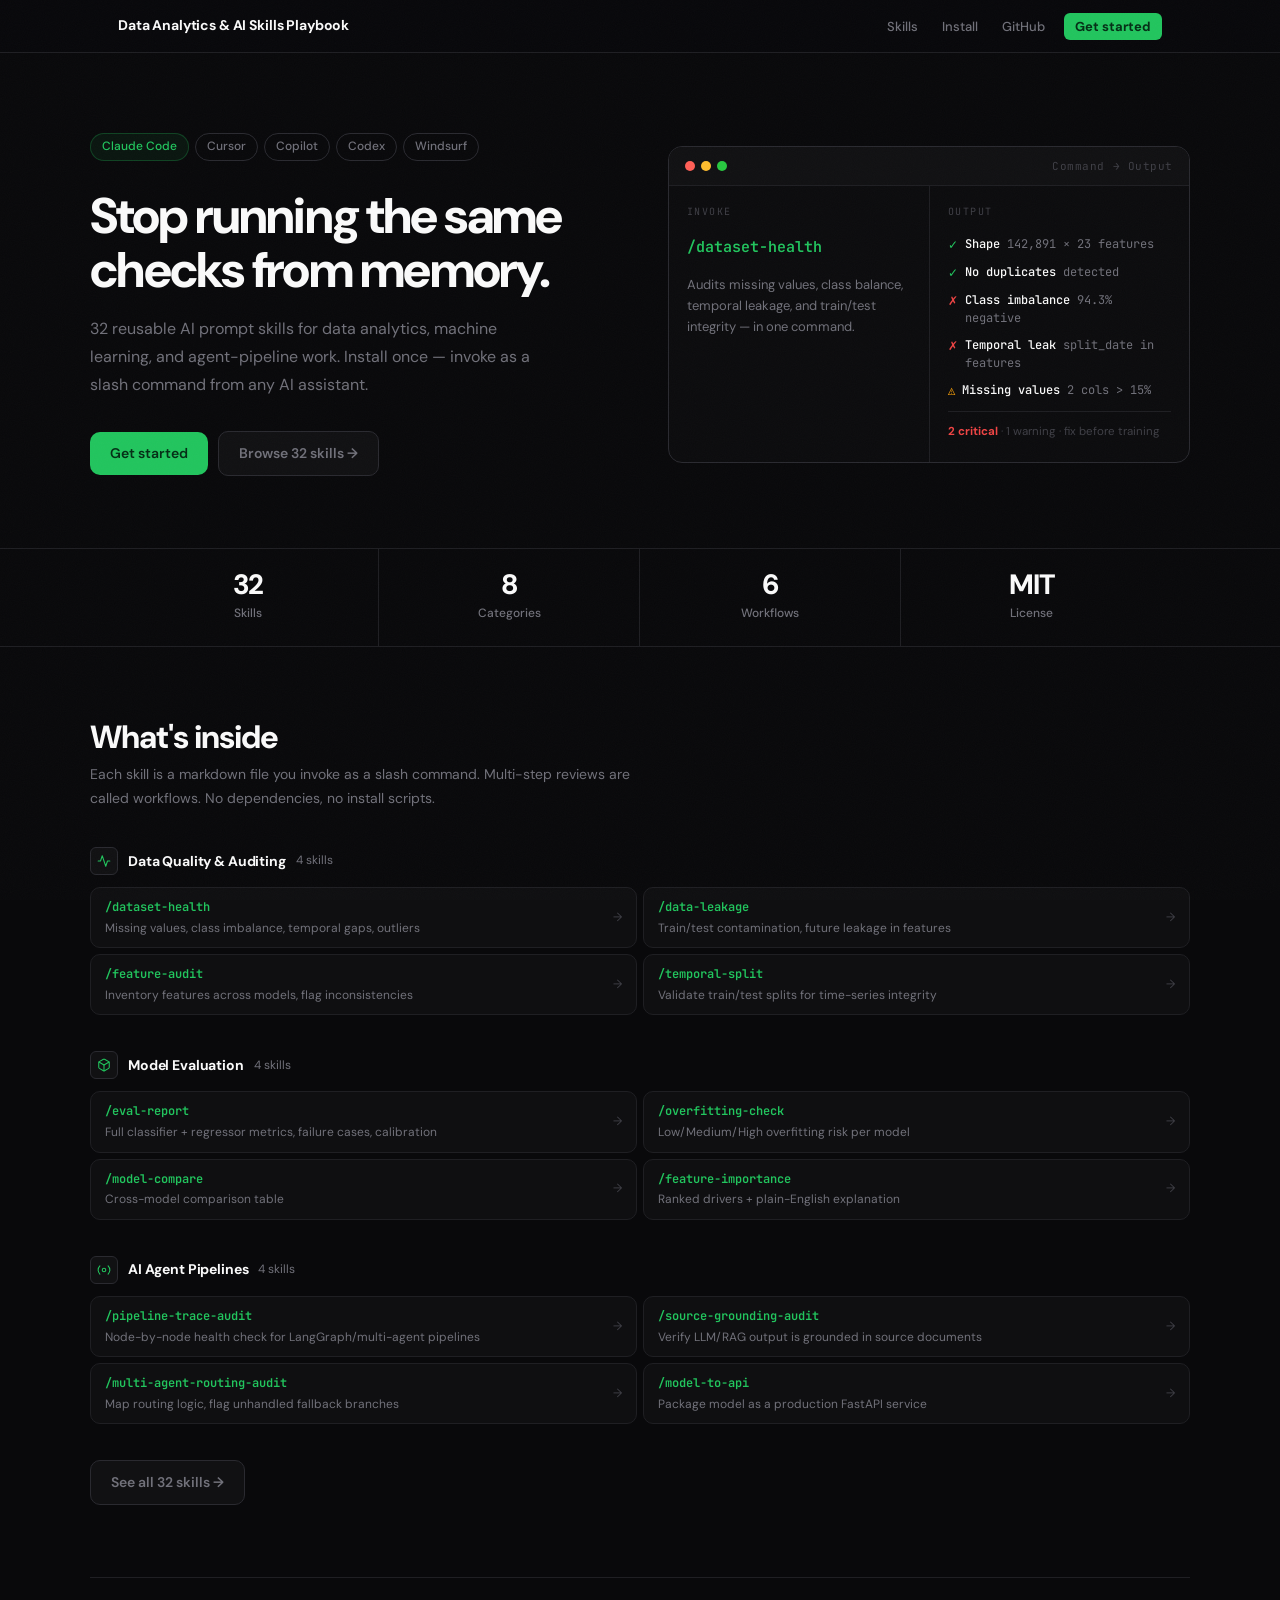
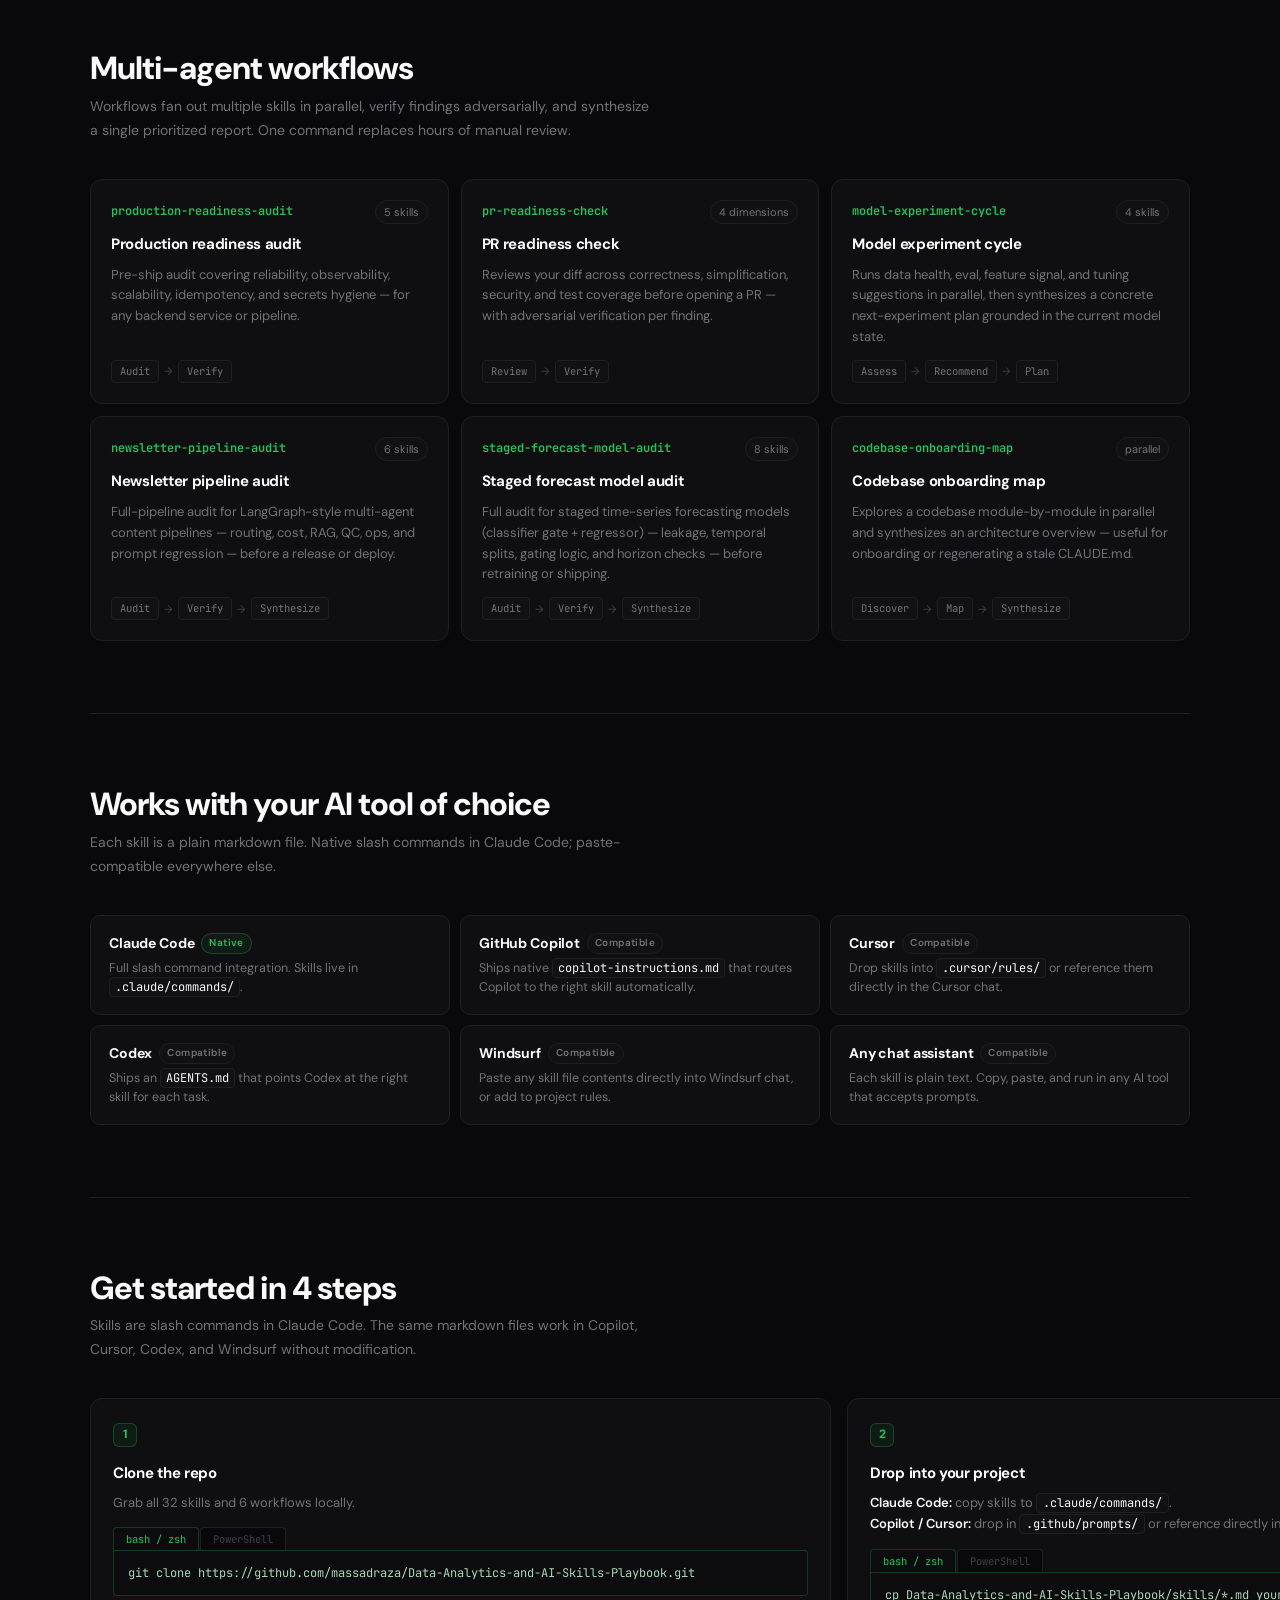
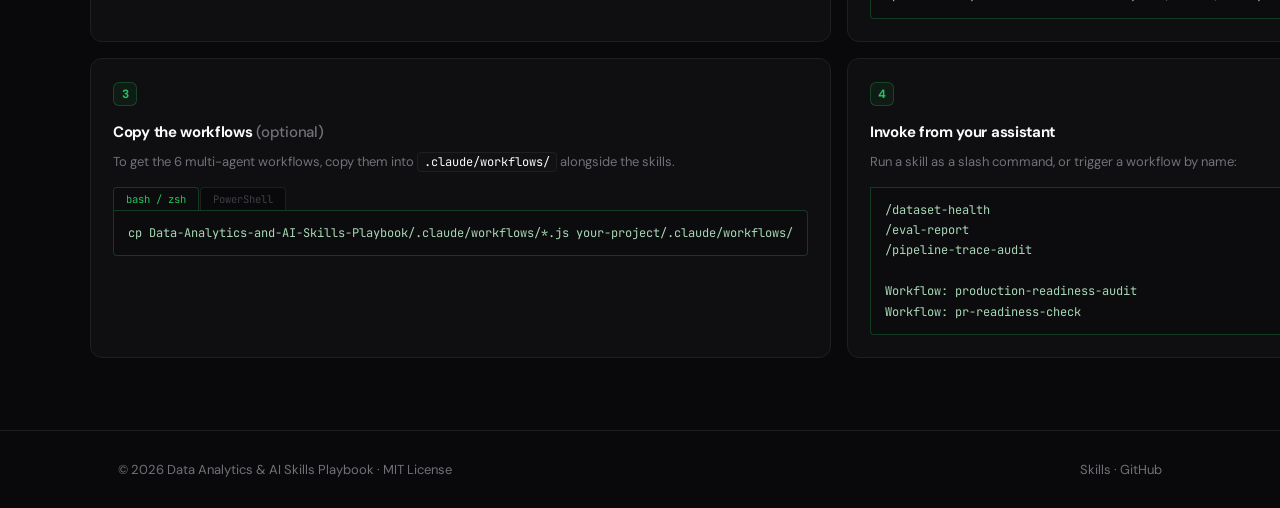
<file: index.html>
<!doctype html>
<html lang="en">
<head>
  <meta charset="utf-8" />
  <meta name="viewport" content="width=device-width, initial-scale=1" />
  <title>Data Analytics &amp; AI Skills Playbook</title>
  <meta name="description" content="32 reusable AI prompt skills for data analytics, machine learning, and agent-pipeline work. One command replaces hours of manual review. Works in Claude Code, Copilot, Cursor, Codex, and more." />
  <meta property="og:title" content="Data Analytics &amp; AI Skills Playbook" />
  <meta property="og:description" content="32 AI prompt skills for data analytics, ML, and agent pipelines. Install once, invoke from any AI assistant." />
  <meta property="og:type" content="website" />
  <meta property="og:url" content="https://massadraza.github.io/Data-Analytics-and-AI-Skills-Playbook/" />
  <meta name="twitter:card" content="summary_large_image" />
  <link rel="preconnect" href="https://fonts.googleapis.com" />
  <link rel="preconnect" href="https://fonts.gstatic.com" crossorigin />
  <link rel="stylesheet" href="assets/styles.css" />
</head>
<body>

<a href="#main" class="skip-link">Skip to main content</a>

<header class="site">
  <div class="container nav">
    <a class="brand" href="index.html">Data Analytics &amp; AI Skills Playbook</a>
    <nav aria-label="Site navigation">
      <ul class="nav-links">
        <li><a href="skills.html">Skills</a></li>
        <li><a href="#install">Install</a></li>
        <li><a href="https://github.com/massadraza/Data-Analytics-and-AI-Skills-Playbook" target="_blank" rel="noopener">GitHub</a></li>
        <li><a href="#install" class="nav-cta">Get started</a></li>
      </ul>
    </nav>
  </div>
</header>

<main id="main">

<!-- ── Hero ── -->
<section class="hero container" aria-label="Introduction">
  <div class="hero-left">
    <div class="tool-strip" aria-label="Compatible tools">
      <span class="tool-pill primary">Claude Code</span>
      <span class="tool-pill">Cursor</span>
      <span class="tool-pill">Copilot</span>
      <span class="tool-pill">Codex</span>
      <span class="tool-pill">Windsurf</span>
    </div>
    <h1>Stop running the same checks from memory.</h1>
    <p class="hero-lead">
      32 reusable AI prompt skills for data analytics, machine learning,
      and agent-pipeline work. Install once — invoke as a slash command
      from any AI assistant.
    </p>
    <div class="cta-row">
      <a class="btn btn-primary" href="#install">Get started</a>
      <a class="btn btn-secondary" href="skills.html">Browse 32 skills →</a>
    </div>
  </div>

  <div class="hero-right" aria-hidden="true">
    <div class="split-pane">
      <div class="pane-bar">
        <div class="pane-dots">
          <span class="pane-dot r"></span>
          <span class="pane-dot y"></span>
          <span class="pane-dot g"></span>
        </div>
        <span class="pane-title">Command → Output</span>
      </div>
      <div class="pane-body">
        <div class="pane-in">
          <p class="pane-label">Invoke</p>
          <p class="pane-cmd">/dataset-health</p>
          <p class="pane-desc">Audits missing values, class balance, temporal leakage, and train/test integrity — in one command.</p>
        </div>
        <div class="pane-out">
          <p class="pane-label">Output</p>
          <div class="result-row">
            <i class="result-icon ok" aria-hidden="true">✓</i>
            <span class="result-text"><strong>Shape</strong> 142,891 × 23 features</span>
          </div>
          <div class="result-row">
            <i class="result-icon ok" aria-hidden="true">✓</i>
            <span class="result-text"><strong>No duplicates</strong> detected</span>
          </div>
          <div class="result-row">
            <i class="result-icon fail" aria-hidden="true">✗</i>
            <span class="result-text"><strong>Class imbalance</strong> 94.3% negative</span>
          </div>
          <div class="result-row">
            <i class="result-icon fail" aria-hidden="true">✗</i>
            <span class="result-text"><strong>Temporal leak</strong> split_date in features</span>
          </div>
          <div class="result-row">
            <i class="result-icon warn" aria-hidden="true">⚠</i>
            <span class="result-text"><strong>Missing values</strong> 2 cols &gt; 15%</span>
          </div>
          <hr class="result-hr" />
          <p class="result-summary"><b>2 critical</b> · 1 warning · fix before training</p>
        </div>
      </div>
    </div>
  </div>
</section>

<!-- ── Stats ── -->
<div class="stats-strip" aria-label="Library statistics">
  <div class="container stats-inner">
    <div class="stat-cell">
      <div class="stat-num">32</div>
      <div class="stat-lbl">Skills</div>
    </div>
    <div class="stat-cell">
      <div class="stat-num">8</div>
      <div class="stat-lbl">Categories</div>
    </div>
    <div class="stat-cell">
      <div class="stat-num">6</div>
      <div class="stat-lbl">Workflows</div>
    </div>
    <div class="stat-cell">
      <div class="stat-num">MIT</div>
      <div class="stat-lbl">License</div>
    </div>
  </div>
</div>

<!-- ── What's inside ── -->
<section class="section container" aria-labelledby="inside-heading">
  <h2 id="inside-heading">What's inside</h2>
  <p class="section-sub">
    Each skill is a markdown file you invoke as a slash command. Multi-step
    reviews are called workflows. No dependencies, no install scripts.
  </p>

  <div class="cat-group">
    <div class="cat-header">
      <span class="cat-icon" aria-hidden="true">
        <svg viewBox="0 0 24 24"><polyline points="22 12 18 12 15 21 9 3 6 12 2 12"/></svg>
      </span>
      <span class="cat-name">Data Quality &amp; Auditing</span>
      <span class="cat-count">4 skills</span>
    </div>
    <div class="skill-rows">
      <a href="skills.html" class="skill-row">
        <div class="skill-row-left">
          <div class="skill-cmd">/dataset-health</div>
          <div class="skill-desc">Missing values, class imbalance, temporal gaps, outliers</div>
        </div>
        <span class="skill-arrow" aria-hidden="true">→</span>
      </a>
      <a href="skills.html" class="skill-row">
        <div class="skill-row-left">
          <div class="skill-cmd">/data-leakage</div>
          <div class="skill-desc">Train/test contamination, future leakage in features</div>
        </div>
        <span class="skill-arrow" aria-hidden="true">→</span>
      </a>
      <a href="skills.html" class="skill-row">
        <div class="skill-row-left">
          <div class="skill-cmd">/feature-audit</div>
          <div class="skill-desc">Inventory features across models, flag inconsistencies</div>
        </div>
        <span class="skill-arrow" aria-hidden="true">→</span>
      </a>
      <a href="skills.html" class="skill-row">
        <div class="skill-row-left">
          <div class="skill-cmd">/temporal-split</div>
          <div class="skill-desc">Validate train/test splits for time-series integrity</div>
        </div>
        <span class="skill-arrow" aria-hidden="true">→</span>
      </a>
    </div>
  </div>

  <div class="cat-group">
    <div class="cat-header">
      <span class="cat-icon" aria-hidden="true">
        <svg viewBox="0 0 24 24"><path d="M21 16V8a2 2 0 0 0-1-1.73l-7-4a2 2 0 0 0-2 0l-7 4A2 2 0 0 0 3 8v8a2 2 0 0 0 1 1.73l7 4a2 2 0 0 0 2 0l7-4A2 2 0 0 0 21 16z"/><polyline points="3.27 6.96 12 12.01 20.73 6.96"/><line x1="12" y1="22.08" x2="12" y2="12"/></svg>
      </span>
      <span class="cat-name">Model Evaluation</span>
      <span class="cat-count">4 skills</span>
    </div>
    <div class="skill-rows">
      <a href="skills.html" class="skill-row">
        <div class="skill-row-left">
          <div class="skill-cmd">/eval-report</div>
          <div class="skill-desc">Full classifier + regressor metrics, failure cases, calibration</div>
        </div>
        <span class="skill-arrow" aria-hidden="true">→</span>
      </a>
      <a href="skills.html" class="skill-row">
        <div class="skill-row-left">
          <div class="skill-cmd">/overfitting-check</div>
          <div class="skill-desc">Low/Medium/High overfitting risk per model</div>
        </div>
        <span class="skill-arrow" aria-hidden="true">→</span>
      </a>
      <a href="skills.html" class="skill-row">
        <div class="skill-row-left">
          <div class="skill-cmd">/model-compare</div>
          <div class="skill-desc">Cross-model comparison table</div>
        </div>
        <span class="skill-arrow" aria-hidden="true">→</span>
      </a>
      <a href="skills.html" class="skill-row">
        <div class="skill-row-left">
          <div class="skill-cmd">/feature-importance</div>
          <div class="skill-desc">Ranked drivers + plain-English explanation</div>
        </div>
        <span class="skill-arrow" aria-hidden="true">→</span>
      </a>
    </div>
  </div>

  <div class="cat-group">
    <div class="cat-header">
      <span class="cat-icon" aria-hidden="true">
        <svg viewBox="0 0 24 24"><circle cx="12" cy="12" r="3"/><path d="M19.07 4.93a10 10 0 0 1 0 14.14"/><path d="M4.93 4.93a10 10 0 0 0 0 14.14"/></svg>
      </span>
      <span class="cat-name">AI Agent Pipelines</span>
      <span class="cat-count">4 skills</span>
    </div>
    <div class="skill-rows">
      <a href="skills.html" class="skill-row">
        <div class="skill-row-left">
          <div class="skill-cmd">/pipeline-trace-audit</div>
          <div class="skill-desc">Node-by-node health check for LangGraph/multi-agent pipelines</div>
        </div>
        <span class="skill-arrow" aria-hidden="true">→</span>
      </a>
      <a href="skills.html" class="skill-row">
        <div class="skill-row-left">
          <div class="skill-cmd">/source-grounding-audit</div>
          <div class="skill-desc">Verify LLM/RAG output is grounded in source documents</div>
        </div>
        <span class="skill-arrow" aria-hidden="true">→</span>
      </a>
      <a href="skills.html" class="skill-row">
        <div class="skill-row-left">
          <div class="skill-cmd">/multi-agent-routing-audit</div>
          <div class="skill-desc">Map routing logic, flag unhandled fallback branches</div>
        </div>
        <span class="skill-arrow" aria-hidden="true">→</span>
      </a>
      <a href="skills.html" class="skill-row">
        <div class="skill-row-left">
          <div class="skill-cmd">/model-to-api</div>
          <div class="skill-desc">Package model as a production FastAPI service</div>
        </div>
        <span class="skill-arrow" aria-hidden="true">→</span>
      </a>
    </div>
  </div>

  <div style="margin-top: 24px;">
    <a class="btn btn-secondary" href="skills.html">See all 32 skills →</a>
  </div>
</section>

<!-- ── Workflows ── -->
<section class="section container" aria-labelledby="workflows-heading" style="border-top: 1px solid var(--border);">
  <h2 id="workflows-heading">Multi-agent workflows</h2>
  <p class="section-sub">
    Workflows fan out multiple skills in parallel, verify findings adversarially,
    and synthesize a single prioritized report. One command replaces hours of manual review.
  </p>
  <div class="workflow-grid">

    <div class="workflow-card">
      <div class="workflow-head">
        <span class="workflow-cmd">production-readiness-audit</span>
        <span class="workflow-tag">5 skills</span>
      </div>
      <h3>Production readiness audit</h3>
      <p>Pre-ship audit covering reliability, observability, scalability, idempotency, and secrets hygiene — for any backend service or pipeline.</p>
      <div class="workflow-phases">
        <span class="phase-pill">Audit</span>
        <span class="phase-arrow">→</span>
        <span class="phase-pill">Verify</span>
      </div>
    </div>

    <div class="workflow-card">
      <div class="workflow-head">
        <span class="workflow-cmd">pr-readiness-check</span>
        <span class="workflow-tag">4 dimensions</span>
      </div>
      <h3>PR readiness check</h3>
      <p>Reviews your diff across correctness, simplification, security, and test coverage before opening a PR — with adversarial verification per finding.</p>
      <div class="workflow-phases">
        <span class="phase-pill">Review</span>
        <span class="phase-arrow">→</span>
        <span class="phase-pill">Verify</span>
      </div>
    </div>

    <div class="workflow-card">
      <div class="workflow-head">
        <span class="workflow-cmd">model-experiment-cycle</span>
        <span class="workflow-tag">4 skills</span>
      </div>
      <h3>Model experiment cycle</h3>
      <p>Runs data health, eval, feature signal, and tuning suggestions in parallel, then synthesizes a concrete next-experiment plan grounded in the current model state.</p>
      <div class="workflow-phases">
        <span class="phase-pill">Assess</span>
        <span class="phase-arrow">→</span>
        <span class="phase-pill">Recommend</span>
        <span class="phase-arrow">→</span>
        <span class="phase-pill">Plan</span>
      </div>
    </div>

    <div class="workflow-card">
      <div class="workflow-head">
        <span class="workflow-cmd">newsletter-pipeline-audit</span>
        <span class="workflow-tag">6 skills</span>
      </div>
      <h3>Newsletter pipeline audit</h3>
      <p>Full-pipeline audit for LangGraph-style multi-agent content pipelines — routing, cost, RAG, QC, ops, and prompt regression — before a release or deploy.</p>
      <div class="workflow-phases">
        <span class="phase-pill">Audit</span>
        <span class="phase-arrow">→</span>
        <span class="phase-pill">Verify</span>
        <span class="phase-arrow">→</span>
        <span class="phase-pill">Synthesize</span>
      </div>
    </div>

    <div class="workflow-card">
      <div class="workflow-head">
        <span class="workflow-cmd">staged-forecast-model-audit</span>
        <span class="workflow-tag">8 skills</span>
      </div>
      <h3>Staged forecast model audit</h3>
      <p>Full audit for staged time-series forecasting models (classifier gate + regressor) — leakage, temporal splits, gating logic, and horizon checks — before retraining or shipping.</p>
      <div class="workflow-phases">
        <span class="phase-pill">Audit</span>
        <span class="phase-arrow">→</span>
        <span class="phase-pill">Verify</span>
        <span class="phase-arrow">→</span>
        <span class="phase-pill">Synthesize</span>
      </div>
    </div>

    <div class="workflow-card">
      <div class="workflow-head">
        <span class="workflow-cmd">codebase-onboarding-map</span>
        <span class="workflow-tag">parallel</span>
      </div>
      <h3>Codebase onboarding map</h3>
      <p>Explores a codebase module-by-module in parallel and synthesizes an architecture overview — useful for onboarding or regenerating a stale CLAUDE.md.</p>
      <div class="workflow-phases">
        <span class="phase-pill">Discover</span>
        <span class="phase-arrow">→</span>
        <span class="phase-pill">Map</span>
        <span class="phase-arrow">→</span>
        <span class="phase-pill">Synthesize</span>
      </div>
    </div>

  </div>
</section>

<!-- ── Tool compatibility ── -->
<section class="section container" aria-labelledby="tools-heading" style="border-top: 1px solid var(--border);">
  <h2 id="tools-heading">Works with your AI tool of choice</h2>
  <p class="section-sub">
    Each skill is a plain markdown file. Native slash commands in Claude Code;
    paste-compatible everywhere else.
  </p>
  <div class="tool-grid">
    <div class="tool-card">
      <div class="tool-card-name">
        Claude Code
        <span class="tool-badge native">Native</span>
      </div>
      <p class="tool-card-desc">Full slash command integration. Skills live in <code style="font-family:var(--mono);font-size:12px;color:var(--text);background:var(--bg-2);border:1px solid var(--border);border-radius:4px;padding:1px 5px;">.claude/commands/</code>.</p>
    </div>
    <div class="tool-card">
      <div class="tool-card-name">
        GitHub Copilot
        <span class="tool-badge compat">Compatible</span>
      </div>
      <p class="tool-card-desc">Ships native <code style="font-family:var(--mono);font-size:12px;color:var(--text);background:var(--bg-2);border:1px solid var(--border);border-radius:4px;padding:1px 5px;">copilot-instructions.md</code> that routes Copilot to the right skill automatically.</p>
    </div>
    <div class="tool-card">
      <div class="tool-card-name">
        Cursor
        <span class="tool-badge compat">Compatible</span>
      </div>
      <p class="tool-card-desc">Drop skills into <code style="font-family:var(--mono);font-size:12px;color:var(--text);background:var(--bg-2);border:1px solid var(--border);border-radius:4px;padding:1px 5px;">.cursor/rules/</code> or reference them directly in the Cursor chat.</p>
    </div>
    <div class="tool-card">
      <div class="tool-card-name">
        Codex
        <span class="tool-badge compat">Compatible</span>
      </div>
      <p class="tool-card-desc">Ships an <code style="font-family:var(--mono);font-size:12px;color:var(--text);background:var(--bg-2);border:1px solid var(--border);border-radius:4px;padding:1px 5px;">AGENTS.md</code> that points Codex at the right skill for each task.</p>
    </div>
    <div class="tool-card">
      <div class="tool-card-name">
        Windsurf
        <span class="tool-badge compat">Compatible</span>
      </div>
      <p class="tool-card-desc">Paste any skill file contents directly into Windsurf chat, or add to project rules.</p>
    </div>
    <div class="tool-card">
      <div class="tool-card-name">
        Any chat assistant
        <span class="tool-badge compat">Compatible</span>
      </div>
      <p class="tool-card-desc">Each skill is plain text. Copy, paste, and run in any AI tool that accepts prompts.</p>
    </div>
  </div>
</section>

<!-- ── Install ── -->
<section class="section container" id="install" aria-labelledby="install-heading" style="border-top: 1px solid var(--border);">
  <h2 id="install-heading">Get started in 4 steps</h2>
  <p class="section-sub">
    Skills are slash commands in Claude Code. The same markdown files work
    in Copilot, Cursor, Codex, and Windsurf without modification.
  </p>

  <div class="steps-grid" style="grid-template-columns: repeat(2, 1fr);">
    <div class="step-card">
      <div class="step-num" aria-hidden="true">1</div>
      <h3>Clone the repo</h3>
      <p>Grab all 32 skills and 6 workflows locally.</p>
      <div class="os-tabs" role="tablist" aria-label="Shell">
        <button class="os-tab active" role="tab" aria-selected="true"  data-tab="bash-1">bash / zsh</button>
        <button class="os-tab"        role="tab" aria-selected="false" data-tab="ps-1">PowerShell</button>
      </div>
      <pre class="code" id="bash-1" role="tabpanel">git clone https://github.com/massadraza/Data-Analytics-and-AI-Skills-Playbook.git</pre>
      <pre class="code" id="ps-1"   role="tabpanel" hidden>git clone https://github.com/massadraza/Data-Analytics-and-AI-Skills-Playbook.git</pre>
    </div>

    <div class="step-card">
      <div class="step-num" aria-hidden="true">2</div>
      <h3>Drop into your project</h3>
      <p>
        <strong style="color:var(--text);font-weight:600;">Claude Code:</strong> copy skills to <code>.claude/commands/</code>.<br/>
        <strong style="color:var(--text);font-weight:600;">Copilot / Cursor:</strong> drop in <code>.github/prompts/</code> or reference directly in chat.
      </p>
      <div class="os-tabs" role="tablist" aria-label="Shell">
        <button class="os-tab active" role="tab" aria-selected="true"  data-tab="bash-2">bash / zsh</button>
        <button class="os-tab"        role="tab" aria-selected="false" data-tab="ps-2">PowerShell</button>
      </div>
      <pre class="code" id="bash-2" role="tabpanel">cp Data-Analytics-and-AI-Skills-Playbook/skills/*.md your-project/.claude/commands/</pre>
      <pre class="code" id="ps-2"   role="tabpanel" hidden>Copy-Item Data-Analytics-and-AI-Skills-Playbook\skills\*.md your-project\.claude\commands\</pre>
    </div>

    <div class="step-card">
      <div class="step-num" aria-hidden="true">3</div>
      <h3>Copy the workflows <span style="color:var(--dim);font-weight:500;">(optional)</span></h3>
      <p>To get the 6 multi-agent workflows, copy them into <code>.claude/workflows/</code> alongside the skills.</p>
      <div class="os-tabs" role="tablist" aria-label="Shell">
        <button class="os-tab active" role="tab" aria-selected="true"  data-tab="bash-3">bash / zsh</button>
        <button class="os-tab"        role="tab" aria-selected="false" data-tab="ps-3">PowerShell</button>
      </div>
      <pre class="code" id="bash-3" role="tabpanel">cp Data-Analytics-and-AI-Skills-Playbook/.claude/workflows/*.js your-project/.claude/workflows/</pre>
      <pre class="code" id="ps-3"   role="tabpanel" hidden>Copy-Item Data-Analytics-and-AI-Skills-Playbook\.claude\workflows\*.js your-project\.claude\workflows\</pre>
    </div>

    <div class="step-card">
      <div class="step-num" aria-hidden="true">4</div>
      <h3>Invoke from your assistant</h3>
      <p>Run a skill as a slash command, or trigger a workflow by name:</p>
      <pre class="code">/dataset-health
/eval-report
/pipeline-trace-audit

Workflow: production-readiness-audit
Workflow: pr-readiness-check</pre>
    </div>
  </div>
</section>

</main>

<footer class="site">
  <div class="container row">
    <div>© 2026 Data Analytics &amp; AI Skills Playbook · MIT License</div>
    <div>
      <a href="skills.html">Skills</a> ·
      <a href="https://github.com/massadraza/Data-Analytics-and-AI-Skills-Playbook" target="_blank" rel="noopener">GitHub</a>
    </div>
  </div>
</footer>

<script>
// OS tab switcher
document.querySelectorAll('.os-tabs').forEach(function(tablist) {
  tablist.querySelectorAll('.os-tab').forEach(function(btn) {
    btn.addEventListener('click', function() {
      var targetId = btn.dataset.tab;
      // deactivate all tabs + panels in this tablist
      tablist.querySelectorAll('.os-tab').forEach(function(t) {
        t.classList.remove('active');
        t.setAttribute('aria-selected', 'false');
      });
      // hide sibling panels — find the step-card parent and hide its pre.code panels
      var card = tablist.closest('.step-card');
      card.querySelectorAll('pre.code[id]').forEach(function(p) { p.hidden = true; });
      // activate clicked tab
      btn.classList.add('active');
      btn.setAttribute('aria-selected', 'true');
      var panel = document.getElementById(targetId);
      if (panel) panel.hidden = false;
    });
  });
});
</script>

</body>
</html>
</file>
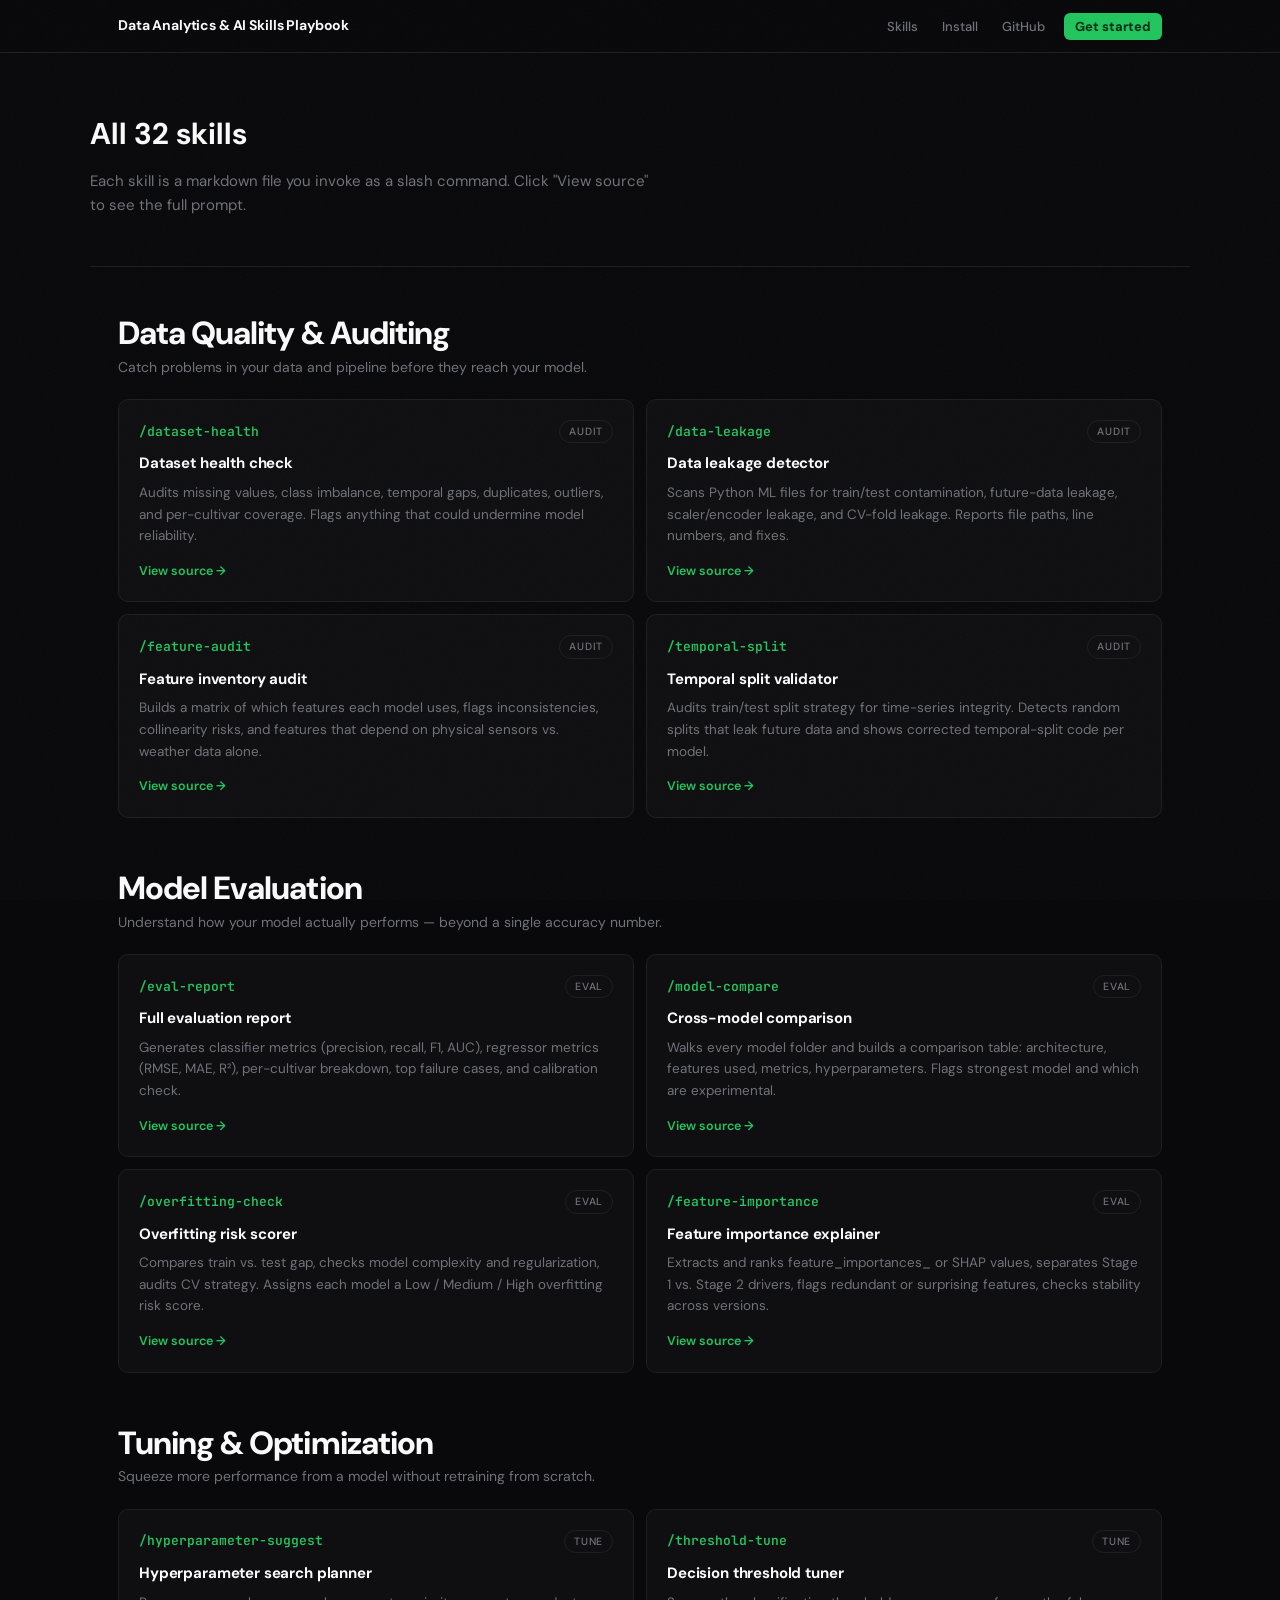
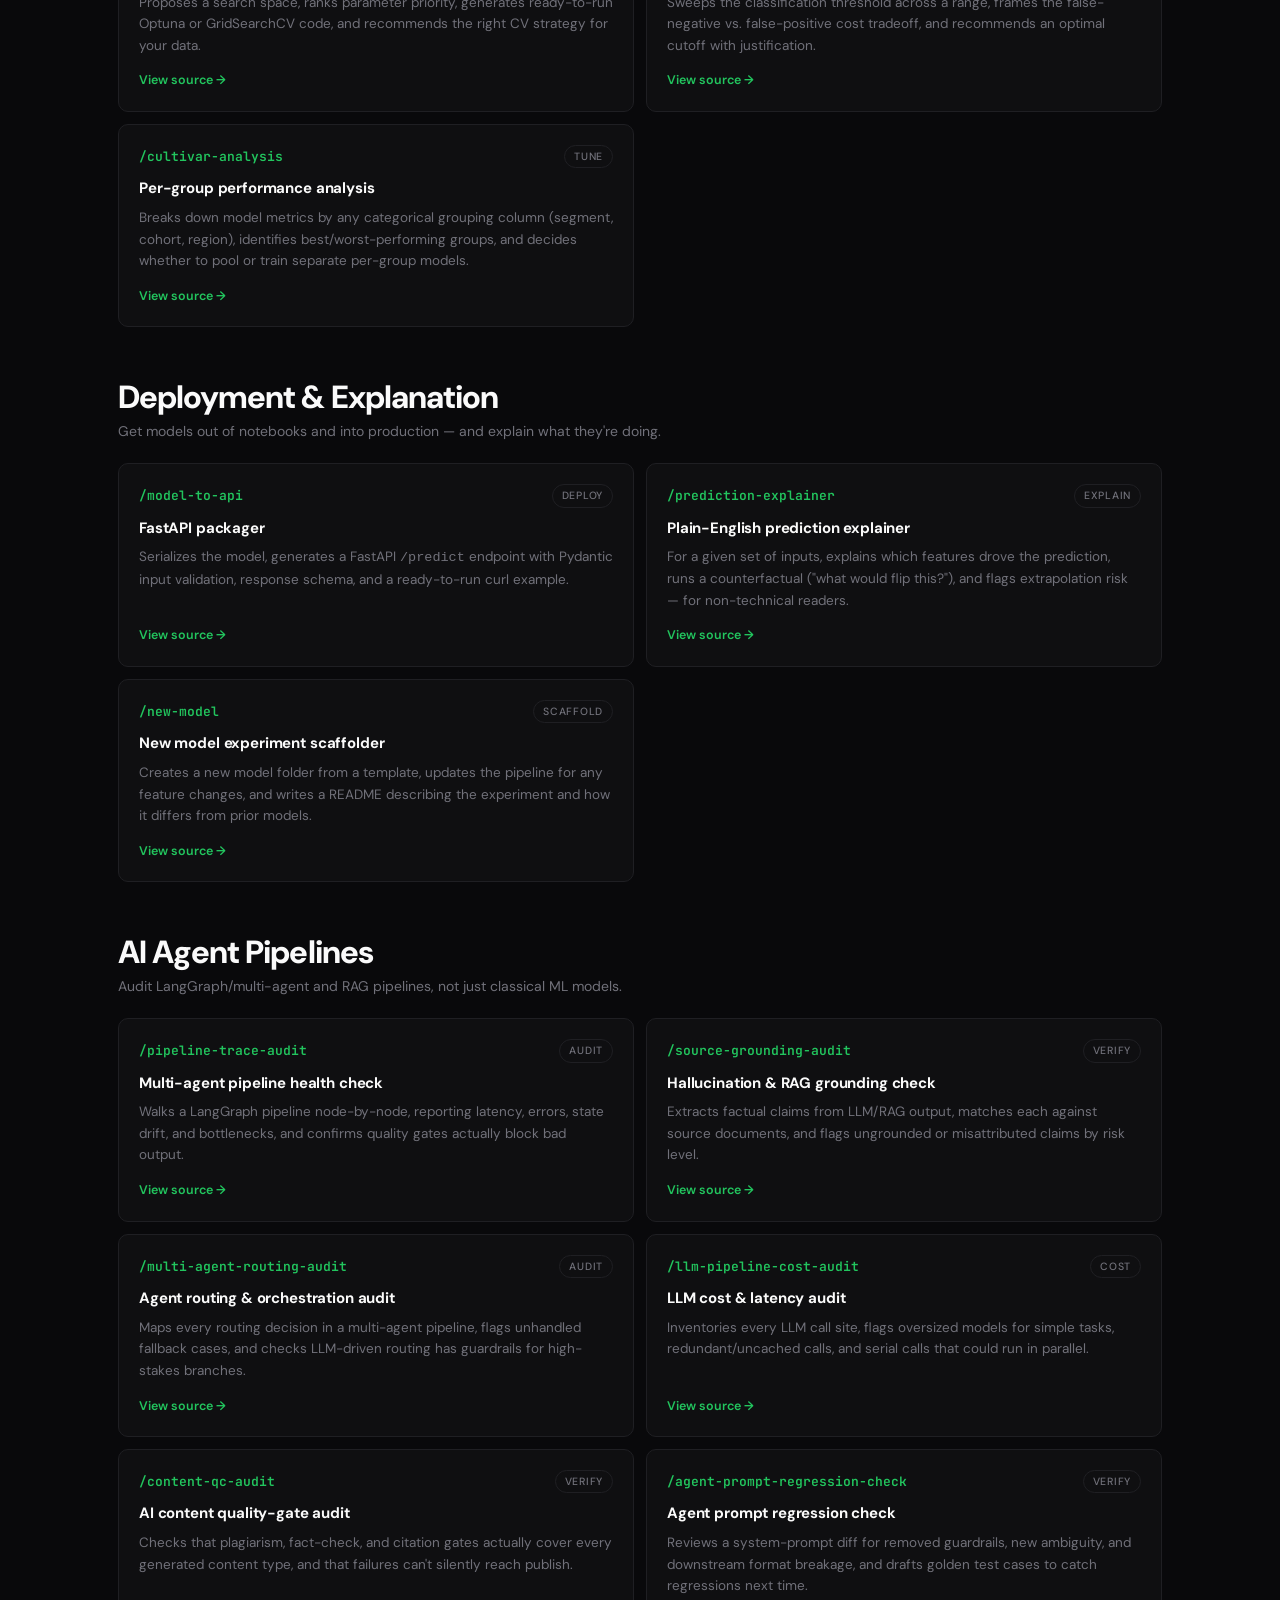
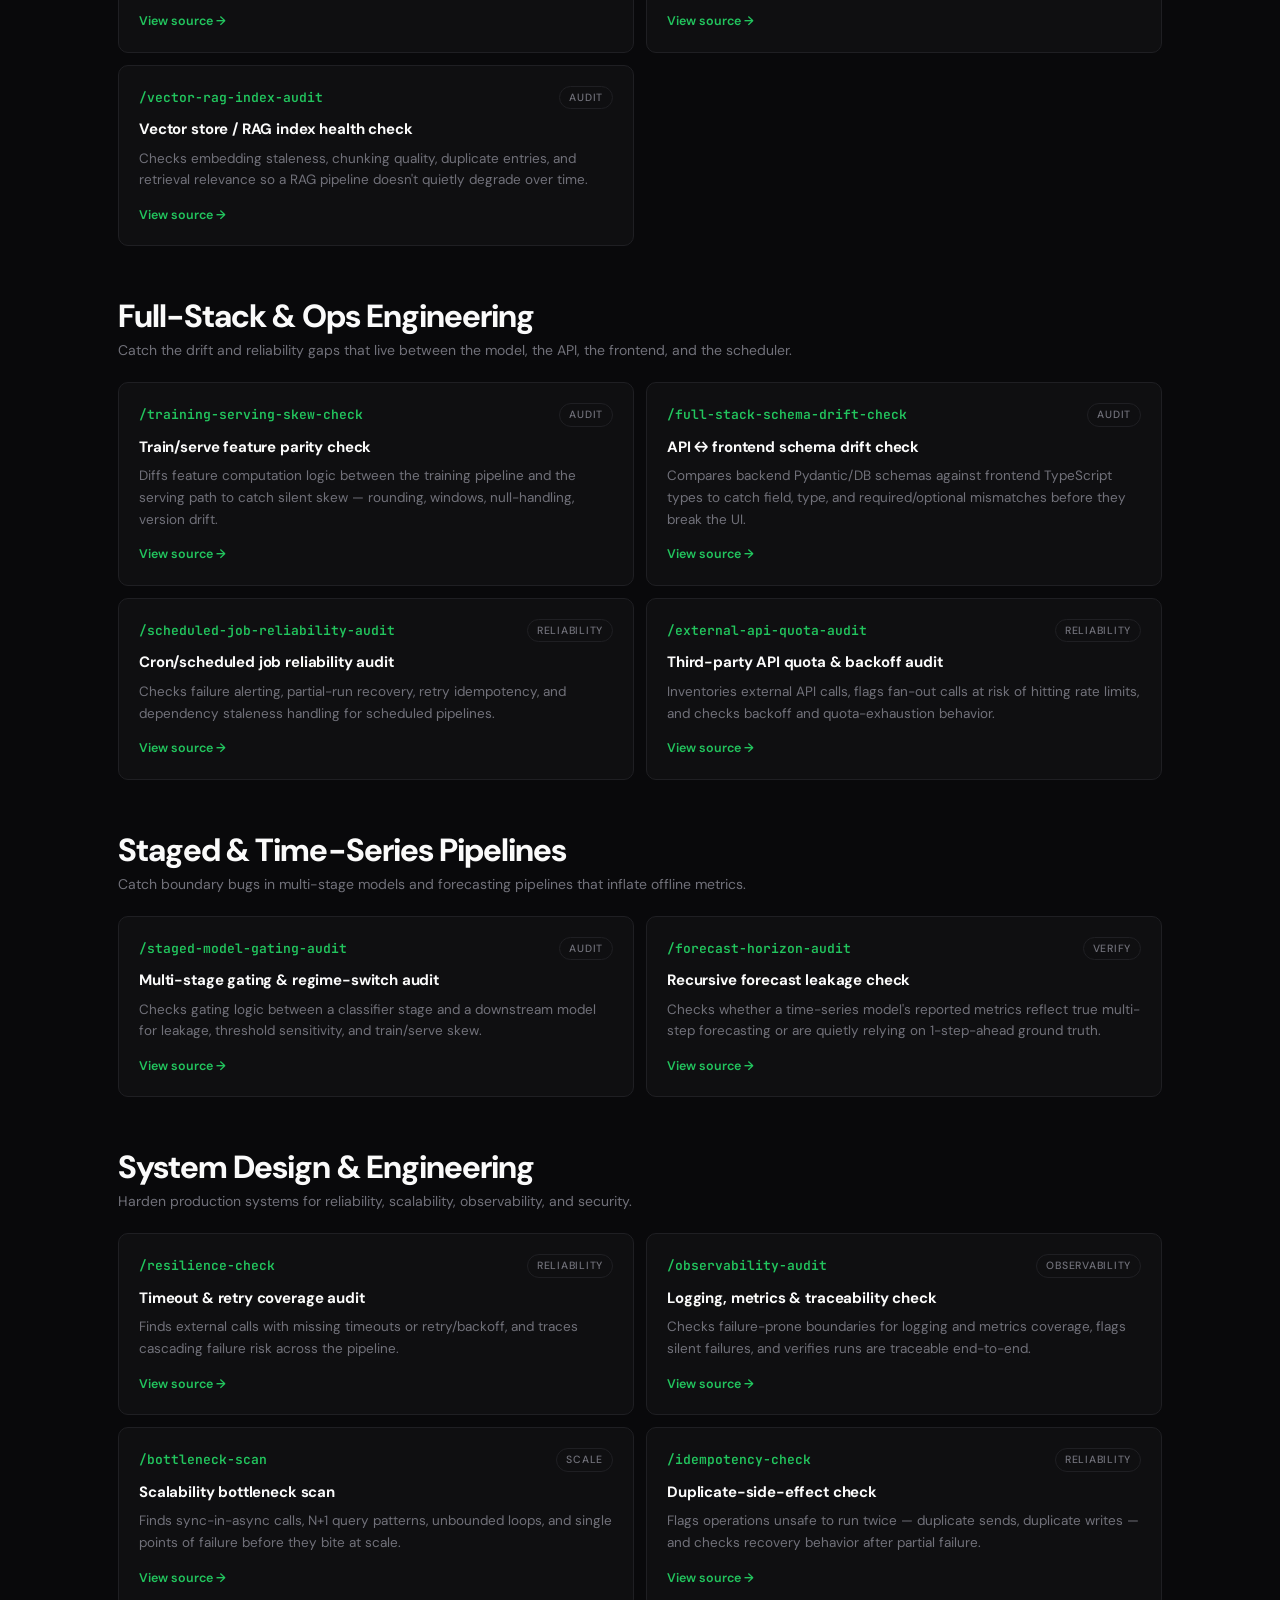
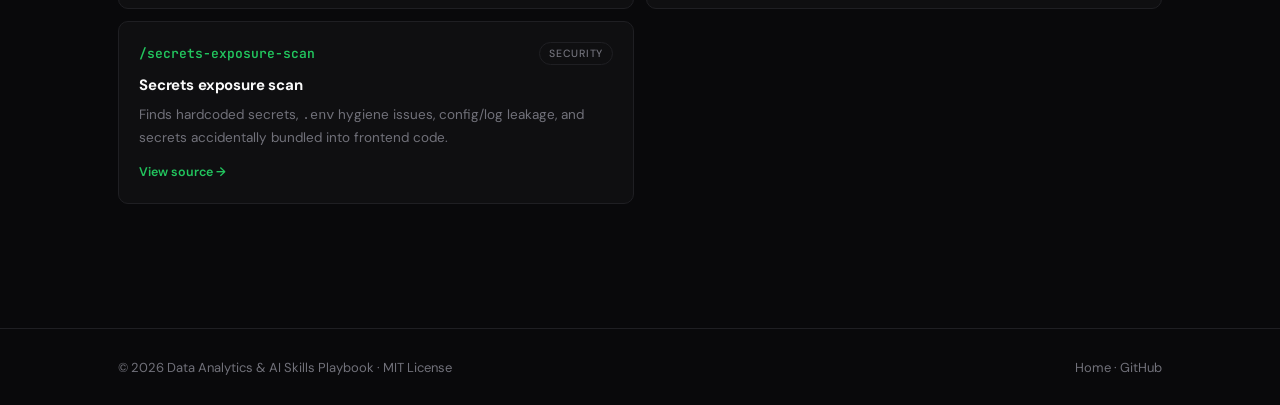
<file: skills.html>
<!doctype html>
<html lang="en">
<head>
  <meta charset="utf-8" />
  <meta name="viewport" content="width=device-width, initial-scale=1" />
  <title>Skills · Data Analytics & AI Skills Playbook</title>
  <meta name="description" content="Browse all 32 skills in the Data Analytics & AI Skills Playbook." />
  <link rel="preconnect" href="https://fonts.googleapis.com" />
  <link rel="preconnect" href="https://fonts.gstatic.com" crossorigin />
  <link rel="stylesheet" href="assets/styles.css" />
</head>
<body>

<a href="#main" class="skip-link">Skip to main content</a>

<header class="site">
  <div class="container nav">
    <a class="brand" href="index.html">Data Analytics &amp; AI Skills Playbook</a>
    <nav aria-label="Site navigation">
      <ul class="nav-links">
        <li><a href="skills.html">Skills</a></li>
        <li><a href="index.html#install">Install</a></li>
        <li><a href="https://github.com/massadraza/Data-Analytics-and-AI-Skills-Playbook" target="_blank" rel="noopener">GitHub</a></li>
        <li><a href="index.html#install" class="nav-cta">Get started</a></li>
      </ul>
    </nav>
  </div>
</header>

<main id="main">

<div class="skills-hero container">
  <h1>All 32 skills</h1>
  <p>Each skill is a markdown file you invoke as a slash command. Click "View source" to see the full prompt.</p>
</div>

<div class="container" style="padding-top: 48px; padding-bottom: 72px;">
    <div>

    <!-- ============ DATA QUALITY & AUDITING ============ -->
    <div class="category">
      <h2>Data Quality &amp; Auditing</h2>
      <p class="cat-sub">Catch problems in your data and pipeline before they reach your model.</p>
      <div class="skill-grid">

        <div class="skill">
          <div class="skill-head">
            <span class="name">/dataset-health</span>
            <span class="pill">Audit</span>
          </div>
          <h3>Dataset health check</h3>
          <p>Audits missing values, class imbalance, temporal gaps, duplicates, outliers, and per-cultivar coverage. Flags anything that could undermine model reliability.</p>
          <a class="view" href="skills/dataset-health.md">View source →</a>
        </div>

        <div class="skill">
          <div class="skill-head">
            <span class="name">/data-leakage</span>
            <span class="pill">Audit</span>
          </div>
          <h3>Data leakage detector</h3>
          <p>Scans Python ML files for train/test contamination, future-data leakage, scaler/encoder leakage, and CV-fold leakage. Reports file paths, line numbers, and fixes.</p>
          <a class="view" href="skills/data-leakage.md">View source →</a>
        </div>

        <div class="skill">
          <div class="skill-head">
            <span class="name">/feature-audit</span>
            <span class="pill">Audit</span>
          </div>
          <h3>Feature inventory audit</h3>
          <p>Builds a matrix of which features each model uses, flags inconsistencies, collinearity risks, and features that depend on physical sensors vs. weather data alone.</p>
          <a class="view" href="skills/feature-audit.md">View source →</a>
        </div>

        <div class="skill">
          <div class="skill-head">
            <span class="name">/temporal-split</span>
            <span class="pill">Audit</span>
          </div>
          <h3>Temporal split validator</h3>
          <p>Audits train/test split strategy for time-series integrity. Detects random splits that leak future data and shows corrected temporal-split code per model.</p>
          <a class="view" href="skills/temporal-split.md">View source →</a>
        </div>

      </div>
    </div>

    <!-- ============ MODEL EVALUATION ============ -->
    <div class="category">
      <h2>Model Evaluation</h2>
      <p class="cat-sub">Understand how your model actually performs — beyond a single accuracy number.</p>
      <div class="skill-grid">

        <div class="skill">
          <div class="skill-head">
            <span class="name">/eval-report</span>
            <span class="pill">Eval</span>
          </div>
          <h3>Full evaluation report</h3>
          <p>Generates classifier metrics (precision, recall, F1, AUC), regressor metrics (RMSE, MAE, R²), per-cultivar breakdown, top failure cases, and calibration check.</p>
          <a class="view" href="skills/eval-report.md">View source →</a>
        </div>

        <div class="skill">
          <div class="skill-head">
            <span class="name">/model-compare</span>
            <span class="pill">Eval</span>
          </div>
          <h3>Cross-model comparison</h3>
          <p>Walks every model folder and builds a comparison table: architecture, features used, metrics, hyperparameters. Flags strongest model and which are experimental.</p>
          <a class="view" href="skills/model-compare.md">View source →</a>
        </div>

        <div class="skill">
          <div class="skill-head">
            <span class="name">/overfitting-check</span>
            <span class="pill">Eval</span>
          </div>
          <h3>Overfitting risk scorer</h3>
          <p>Compares train vs. test gap, checks model complexity and regularization, audits CV strategy. Assigns each model a Low / Medium / High overfitting risk score.</p>
          <a class="view" href="skills/overfitting-check.md">View source →</a>
        </div>

        <div class="skill">
          <div class="skill-head">
            <span class="name">/feature-importance</span>
            <span class="pill">Eval</span>
          </div>
          <h3>Feature importance explainer</h3>
          <p>Extracts and ranks feature_importances_ or SHAP values, separates Stage 1 vs. Stage 2 drivers, flags redundant or surprising features, checks stability across versions.</p>
          <a class="view" href="skills/feature-importance.md">View source →</a>
        </div>

      </div>
    </div>

    <!-- ============ TUNING & OPTIMIZATION ============ -->
    <div class="category">
      <h2>Tuning &amp; Optimization</h2>
      <p class="cat-sub">Squeeze more performance from a model without retraining from scratch.</p>
      <div class="skill-grid">

        <div class="skill">
          <div class="skill-head">
            <span class="name">/hyperparameter-suggest</span>
            <span class="pill">Tune</span>
          </div>
          <h3>Hyperparameter search planner</h3>
          <p>Proposes a search space, ranks parameter priority, generates ready-to-run Optuna or GridSearchCV code, and recommends the right CV strategy for your data.</p>
          <a class="view" href="skills/hyperparameter-suggest.md">View source →</a>
        </div>

        <div class="skill">
          <div class="skill-head">
            <span class="name">/threshold-tune</span>
            <span class="pill">Tune</span>
          </div>
          <h3>Decision threshold tuner</h3>
          <p>Sweeps the classification threshold across a range, frames the false-negative vs. false-positive cost tradeoff, and recommends an optimal cutoff with justification.</p>
          <a class="view" href="skills/threshold-tune.md">View source →</a>
        </div>

        <div class="skill">
          <div class="skill-head">
            <span class="name">/cultivar-analysis</span>
            <span class="pill">Tune</span>
          </div>
          <h3>Per-group performance analysis</h3>
          <p>Breaks down model metrics by any categorical grouping column (segment, cohort, region), identifies best/worst-performing groups, and decides whether to pool or train separate per-group models.</p>
          <a class="view" href="skills/cultivar-analysis.md">View source →</a>
        </div>

      </div>
    </div>

    <!-- ============ DEPLOYMENT & EXPLANATION ============ -->
    <div class="category">
      <h2>Deployment &amp; Explanation</h2>
      <p class="cat-sub">Get models out of notebooks and into production — and explain what they're doing.</p>
      <div class="skill-grid">

        <div class="skill">
          <div class="skill-head">
            <span class="name">/model-to-api</span>
            <span class="pill">Deploy</span>
          </div>
          <h3>FastAPI packager</h3>
          <p>Serializes the model, generates a FastAPI <code>/predict</code> endpoint with Pydantic input validation, response schema, and a ready-to-run curl example.</p>
          <a class="view" href="skills/model-to-api.md">View source →</a>
        </div>

        <div class="skill">
          <div class="skill-head">
            <span class="name">/prediction-explainer</span>
            <span class="pill">Explain</span>
          </div>
          <h3>Plain-English prediction explainer</h3>
          <p>For a given set of inputs, explains which features drove the prediction, runs a counterfactual ("what would flip this?"), and flags extrapolation risk — for non-technical readers.</p>
          <a class="view" href="skills/prediction-explainer.md">View source →</a>
        </div>

        <div class="skill">
          <div class="skill-head">
            <span class="name">/new-model</span>
            <span class="pill">Scaffold</span>
          </div>
          <h3>New model experiment scaffolder</h3>
          <p>Creates a new model folder from a template, updates the pipeline for any feature changes, and writes a README describing the experiment and how it differs from prior models.</p>
          <a class="view" href="skills/new-model.md">View source →</a>
        </div>

      </div>
    </div>

    <!-- ============ AI AGENT PIPELINES ============ -->
    <div class="category">
      <h2>AI Agent Pipelines</h2>
      <p class="cat-sub">Audit LangGraph/multi-agent and RAG pipelines, not just classical ML models.</p>
      <div class="skill-grid">

        <div class="skill">
          <div class="skill-head">
            <span class="name">/pipeline-trace-audit</span>
            <span class="pill">Audit</span>
          </div>
          <h3>Multi-agent pipeline health check</h3>
          <p>Walks a LangGraph pipeline node-by-node, reporting latency, errors, state drift, and bottlenecks, and confirms quality gates actually block bad output.</p>
          <a class="view" href="skills/pipeline-trace-audit.md">View source →</a>
        </div>

        <div class="skill">
          <div class="skill-head">
            <span class="name">/source-grounding-audit</span>
            <span class="pill">Verify</span>
          </div>
          <h3>Hallucination &amp; RAG grounding check</h3>
          <p>Extracts factual claims from LLM/RAG output, matches each against source documents, and flags ungrounded or misattributed claims by risk level.</p>
          <a class="view" href="skills/source-grounding-audit.md">View source →</a>
        </div>

        <div class="skill">
          <div class="skill-head">
            <span class="name">/multi-agent-routing-audit</span>
            <span class="pill">Audit</span>
          </div>
          <h3>Agent routing &amp; orchestration audit</h3>
          <p>Maps every routing decision in a multi-agent pipeline, flags unhandled fallback cases, and checks LLM-driven routing has guardrails for high-stakes branches.</p>
          <a class="view" href="skills/multi-agent-routing-audit.md">View source →</a>
        </div>

        <div class="skill">
          <div class="skill-head">
            <span class="name">/llm-pipeline-cost-audit</span>
            <span class="pill">Cost</span>
          </div>
          <h3>LLM cost &amp; latency audit</h3>
          <p>Inventories every LLM call site, flags oversized models for simple tasks, redundant/uncached calls, and serial calls that could run in parallel.</p>
          <a class="view" href="skills/llm-pipeline-cost-audit.md">View source →</a>
        </div>

        <div class="skill">
          <div class="skill-head">
            <span class="name">/content-qc-audit</span>
            <span class="pill">Verify</span>
          </div>
          <h3>AI content quality-gate audit</h3>
          <p>Checks that plagiarism, fact-check, and citation gates actually cover every generated content type, and that failures can't silently reach publish.</p>
          <a class="view" href="skills/content-qc-audit.md">View source →</a>
        </div>

        <div class="skill">
          <div class="skill-head">
            <span class="name">/agent-prompt-regression-check</span>
            <span class="pill">Verify</span>
          </div>
          <h3>Agent prompt regression check</h3>
          <p>Reviews a system-prompt diff for removed guardrails, new ambiguity, and downstream format breakage, and drafts golden test cases to catch regressions next time.</p>
          <a class="view" href="skills/agent-prompt-regression-check.md">View source →</a>
        </div>

        <div class="skill">
          <div class="skill-head">
            <span class="name">/vector-rag-index-audit</span>
            <span class="pill">Audit</span>
          </div>
          <h3>Vector store / RAG index health check</h3>
          <p>Checks embedding staleness, chunking quality, duplicate entries, and retrieval relevance so a RAG pipeline doesn't quietly degrade over time.</p>
          <a class="view" href="skills/vector-rag-index-audit.md">View source →</a>
        </div>

      </div>
    </div>

    <!-- ============ FULL-STACK & OPS ENGINEERING ============ -->
    <div class="category">
      <h2>Full-Stack &amp; Ops Engineering</h2>
      <p class="cat-sub">Catch the drift and reliability gaps that live between the model, the API, the frontend, and the scheduler.</p>
      <div class="skill-grid">

        <div class="skill">
          <div class="skill-head">
            <span class="name">/training-serving-skew-check</span>
            <span class="pill">Audit</span>
          </div>
          <h3>Train/serve feature parity check</h3>
          <p>Diffs feature computation logic between the training pipeline and the serving path to catch silent skew — rounding, windows, null-handling, version drift.</p>
          <a class="view" href="skills/training-serving-skew-check.md">View source →</a>
        </div>

        <div class="skill">
          <div class="skill-head">
            <span class="name">/full-stack-schema-drift-check</span>
            <span class="pill">Audit</span>
          </div>
          <h3>API ↔ frontend schema drift check</h3>
          <p>Compares backend Pydantic/DB schemas against frontend TypeScript types to catch field, type, and required/optional mismatches before they break the UI.</p>
          <a class="view" href="skills/full-stack-schema-drift-check.md">View source →</a>
        </div>

        <div class="skill">
          <div class="skill-head">
            <span class="name">/scheduled-job-reliability-audit</span>
            <span class="pill">Reliability</span>
          </div>
          <h3>Cron/scheduled job reliability audit</h3>
          <p>Checks failure alerting, partial-run recovery, retry idempotency, and dependency staleness handling for scheduled pipelines.</p>
          <a class="view" href="skills/scheduled-job-reliability-audit.md">View source →</a>
        </div>

        <div class="skill">
          <div class="skill-head">
            <span class="name">/external-api-quota-audit</span>
            <span class="pill">Reliability</span>
          </div>
          <h3>Third-party API quota &amp; backoff audit</h3>
          <p>Inventories external API calls, flags fan-out calls at risk of hitting rate limits, and checks backoff and quota-exhaustion behavior.</p>
          <a class="view" href="skills/external-api-quota-audit.md">View source →</a>
        </div>

      </div>
    </div>

    <!-- ============ STAGED & TIME-SERIES PIPELINES ============ -->
    <div class="category">
      <h2>Staged &amp; Time-Series Pipelines</h2>
      <p class="cat-sub">Catch boundary bugs in multi-stage models and forecasting pipelines that inflate offline metrics.</p>
      <div class="skill-grid">

        <div class="skill">
          <div class="skill-head">
            <span class="name">/staged-model-gating-audit</span>
            <span class="pill">Audit</span>
          </div>
          <h3>Multi-stage gating &amp; regime-switch audit</h3>
          <p>Checks gating logic between a classifier stage and a downstream model for leakage, threshold sensitivity, and train/serve skew.</p>
          <a class="view" href="skills/staged-model-gating-audit.md">View source →</a>
        </div>

        <div class="skill">
          <div class="skill-head">
            <span class="name">/forecast-horizon-audit</span>
            <span class="pill">Verify</span>
          </div>
          <h3>Recursive forecast leakage check</h3>
          <p>Checks whether a time-series model's reported metrics reflect true multi-step forecasting or are quietly relying on 1-step-ahead ground truth.</p>
          <a class="view" href="skills/forecast-horizon-audit.md">View source →</a>
        </div>

      </div>
    </div>

    <!-- ============ SYSTEM DESIGN & ENGINEERING ============ -->
    <div class="category">
      <h2>System Design &amp; Engineering</h2>
      <p class="cat-sub">Harden production systems for reliability, scalability, observability, and security.</p>
      <div class="skill-grid">

        <div class="skill">
          <div class="skill-head">
            <span class="name">/resilience-check</span>
            <span class="pill">Reliability</span>
          </div>
          <h3>Timeout &amp; retry coverage audit</h3>
          <p>Finds external calls with missing timeouts or retry/backoff, and traces cascading failure risk across the pipeline.</p>
          <a class="view" href="skills/resilience-check.md">View source →</a>
        </div>

        <div class="skill">
          <div class="skill-head">
            <span class="name">/observability-audit</span>
            <span class="pill">Observability</span>
          </div>
          <h3>Logging, metrics &amp; traceability check</h3>
          <p>Checks failure-prone boundaries for logging and metrics coverage, flags silent failures, and verifies runs are traceable end-to-end.</p>
          <a class="view" href="skills/observability-audit.md">View source →</a>
        </div>

        <div class="skill">
          <div class="skill-head">
            <span class="name">/bottleneck-scan</span>
            <span class="pill">Scale</span>
          </div>
          <h3>Scalability bottleneck scan</h3>
          <p>Finds sync-in-async calls, N+1 query patterns, unbounded loops, and single points of failure before they bite at scale.</p>
          <a class="view" href="skills/bottleneck-scan.md">View source →</a>
        </div>

        <div class="skill">
          <div class="skill-head">
            <span class="name">/idempotency-check</span>
            <span class="pill">Reliability</span>
          </div>
          <h3>Duplicate-side-effect check</h3>
          <p>Flags operations unsafe to run twice — duplicate sends, duplicate writes — and checks recovery behavior after partial failure.</p>
          <a class="view" href="skills/idempotency-check.md">View source →</a>
        </div>

        <div class="skill">
          <div class="skill-head">
            <span class="name">/secrets-exposure-scan</span>
            <span class="pill">Security</span>
          </div>
          <h3>Secrets exposure scan</h3>
          <p>Finds hardcoded secrets, <code>.env</code> hygiene issues, config/log leakage, and secrets accidentally bundled into frontend code.</p>
          <a class="view" href="skills/secrets-exposure-scan.md">View source →</a>
        </div>

      </div>
    </div>

  </div>
</div>

</main>

<footer class="site">
  <div class="container row">
    <div>© 2026 Data Analytics &amp; AI Skills Playbook · MIT License</div>
    <div>
      <a href="index.html">Home</a> ·
      <a href="https://github.com/massadraza/Data-Analytics-and-AI-Skills-Playbook" target="_blank" rel="noopener">GitHub</a>
    </div>
  </div>
</footer>

</body>
</html>
</file>
<file: assets/styles.css>
@import url('https://fonts.googleapis.com/css2?family=DM+Sans:ital,opsz,wght@0,9..40,400;0,9..40,500;0,9..40,600;0,9..40,700;0,9..40,800;1,9..40,400&family=JetBrains+Mono:wght@400;500;600&display=swap');

/* ── Reset ── */
*, *::before, *::after { box-sizing: border-box; margin: 0; padding: 0; }

/* ── Tokens ── */
:root {
  --bg:        #09090b;
  --bg-2:      #111113;
  --bg-card:   #0f0f11;
  --bg-pane:   #0c0c0e;
  --border:    #1f1f23;
  --border-2:  #2a2a30;
  --text:      #fafafa;
  --dim:       #71717a;
  --dim-2:     #3f3f46;
  --green:     #22c55e;
  --green-2:   #16a34a;
  --green-bg:  rgba(34, 197, 94, 0.07);
  --green-bdr: rgba(34, 197, 94, 0.25);
  --red:       #ef4444;
  --amber:     #f59e0b;
  --radius:    10px;
  --radius-sm: 6px;
  --maxw:      1100px;
  --font:      'DM Sans', -apple-system, BlinkMacSystemFont, sans-serif;
  --mono:      'JetBrains Mono', 'SF Mono', Menlo, Monaco, monospace;
}

/* ── Base ── */
html { scroll-behavior: smooth; }
html, body {
  background: var(--bg);
  color: var(--text);
  font-family: var(--font);
  font-size: 15px;
  line-height: 1.65;
  -webkit-font-smoothing: antialiased;
  -moz-osx-font-smoothing: grayscale;
}

/* grain texture */
body::after {
  content: '';
  position: fixed;
  inset: 0;
  pointer-events: none;
  z-index: 9999;
  opacity: 0.025;
  background-image: url("data:image/svg+xml,%3Csvg viewBox='0 0 200 200' xmlns='http://www.w3.org/2000/svg'%3E%3Cfilter id='n'%3E%3CfeTurbulence type='fractalNoise' baseFrequency='0.85' numOctaves='4' stitchTiles='stitch'/%3E%3C/filter%3E%3Crect width='100%25' height='100%25' filter='url(%23n)'/%3E%3C/svg%3E");
  background-size: 180px;
}

a { color: var(--green); text-decoration: none; }
a:hover { text-decoration: underline; }

:focus-visible {
  outline: 2px solid var(--green);
  outline-offset: 3px;
  border-radius: 3px;
}

/* ── Skip link ── */
.skip-link {
  position: absolute;
  top: -100%;
  left: 16px;
  padding: 8px 16px;
  background: var(--bg-2);
  border: 1px solid var(--border-2);
  border-radius: var(--radius-sm);
  font-size: 13px;
  font-weight: 600;
  color: var(--text);
  z-index: 999;
}
.skip-link:focus { top: 16px; }

/* ── Layout ── */
.container { max-width: var(--maxw); margin: 0 auto; padding: 0 28px; }

/* ── Header ── */
header.site {
  position: sticky;
  top: 0;
  z-index: 10;
  background: rgba(9, 9, 11, 0.82);
  backdrop-filter: saturate(150%) blur(12px);
  -webkit-backdrop-filter: saturate(150%) blur(12px);
  border-bottom: 1px solid var(--border);
}
.nav {
  display: flex;
  align-items: center;
  justify-content: space-between;
  height: 52px;
}
.brand {
  font-size: 14px;
  font-weight: 700;
  color: var(--text);
  letter-spacing: -0.01em;
  text-decoration: none;
}
.brand:hover { text-decoration: none; color: var(--text); }
.nav-links {
  display: flex;
  align-items: center;
  gap: 2px;
  list-style: none;
}
.nav-links a {
  color: var(--dim);
  font-size: 13px;
  font-weight: 500;
  text-decoration: none;
  padding: 5px 11px;
  border-radius: var(--radius-sm);
  transition: color .12s, background .12s;
}
.nav-links a:hover { color: var(--text); background: var(--bg-2); text-decoration: none; }
.nav-links .nav-cta {
  background: var(--green);
  color: #052e16;
  font-weight: 700;
  margin-left: 6px;
}
.nav-links .nav-cta:hover { background: var(--green-2); color: #052e16; }

/* ── Buttons ── */
.btn {
  display: inline-flex;
  align-items: center;
  gap: 7px;
  padding: 10px 20px;
  border-radius: var(--radius);
  font-family: var(--font);
  font-size: 14px;
  font-weight: 600;
  text-decoration: none;
  cursor: pointer;
  border: none;
  transition: transform .08s ease, background .12s ease, border-color .12s ease, color .12s ease;
}
.btn:hover { text-decoration: none; }
.btn-primary {
  background: var(--green);
  color: #052e16;
}
.btn-primary:hover { background: var(--green-2); transform: translateY(-1px); }
.btn-secondary {
  background: var(--bg-2);
  color: var(--dim);
  border: 1px solid var(--border-2);
}
.btn-secondary:hover { color: var(--text); border-color: var(--dim-2); }

/* ── Hero ── */
.hero {
  padding: 80px 0 72px;
  display: grid;
  grid-template-columns: 1fr 1fr;
  gap: 56px;
  align-items: center;
}
@media (max-width: 860px) {
  .hero { grid-template-columns: 1fr; gap: 48px; }
}

.hero-left {}

.tool-strip {
  display: flex;
  flex-wrap: wrap;
  gap: 6px;
  margin-bottom: 28px;
}
.tool-pill {
  display: inline-flex;
  align-items: center;
  gap: 5px;
  padding: 3px 11px;
  border-radius: 999px;
  border: 1px solid var(--border-2);
  font-size: 12px;
  font-weight: 500;
  color: var(--dim);
  transition: color .12s, border-color .12s, background .12s;
}
.tool-pill.primary {
  border-color: var(--green-bdr);
  color: var(--green);
  background: var(--green-bg);
}

.hero h1 {
  font-size: clamp(32px, 4.5vw, 50px);
  font-weight: 800;
  line-height: 1.08;
  letter-spacing: -0.035em;
  color: var(--text);
  margin-bottom: 18px;
}

.hero-lead {
  font-size: 16px;
  color: var(--dim);
  line-height: 1.75;
  margin-bottom: 32px;
  max-width: 440px;
}

.cta-row {
  display: flex;
  gap: 10px;
  flex-wrap: wrap;
  align-items: center;
}

/* ── Split pane ── */
.split-pane {
  background: var(--bg-pane);
  border: 1px solid var(--border-2);
  border-radius: 14px;
  overflow: hidden;
  font-family: var(--mono);
  font-size: 12.5px;
}
.pane-bar {
  background: var(--bg-2);
  border-bottom: 1px solid var(--border);
  padding: 10px 16px;
  display: flex;
  align-items: center;
  justify-content: space-between;
}
.pane-dots { display: flex; gap: 6px; }
.pane-dot { width: 10px; height: 10px; border-radius: 50%; }
.pane-dot.r { background: #ff5f57; }
.pane-dot.y { background: #ffbd2e; }
.pane-dot.g { background: #28c840; }
.pane-title { font-size: 11px; color: var(--dim-2); letter-spacing: 0.05em; }

.pane-body {
  display: grid;
  grid-template-columns: 1fr 1fr;
  min-height: 220px;
}
.pane-in, .pane-out { padding: 18px 18px 20px; }
.pane-divider-col {
  grid-column: span 1;
  border-left: 1px solid var(--border);
}
.pane-out { border-left: 1px solid var(--border); }

.pane-label {
  font-size: 10px;
  letter-spacing: 0.14em;
  text-transform: uppercase;
  color: var(--dim-2);
  margin-bottom: 14px;
}
.pane-cmd {
  color: var(--green);
  font-weight: 600;
  font-size: 15px;
  margin-bottom: 14px;
}
.pane-desc {
  color: var(--dim);
  font-family: var(--font);
  font-size: 13px;
  line-height: 1.65;
}

.result-row {
  display: flex;
  align-items: flex-start;
  gap: 7px;
  margin-bottom: 9px;
  font-size: 12px;
  line-height: 1.5;
}
.result-icon { flex-shrink: 0; font-style: normal; margin-top: 1px; }
.result-icon.ok   { color: var(--green); }
.result-icon.fail { color: var(--red); }
.result-icon.warn { color: var(--amber); }
.result-text { color: var(--dim); }
.result-text strong { color: var(--text); font-weight: 500; }
.result-hr { border: none; border-top: 1px solid var(--border); margin: 11px 0; }
.result-summary { font-family: var(--font); font-size: 11.5px; color: var(--dim-2); }
.result-summary b { color: var(--red); }

/* ── Stats strip ── */
.stats-strip {
  border-top: 1px solid var(--border);
  border-bottom: 1px solid var(--border);
}
.stats-inner {
  display: grid;
  grid-template-columns: repeat(4, 1fr);
}
.stat-cell {
  padding: 22px 0;
  text-align: center;
  border-right: 1px solid var(--border);
}
.stat-cell:last-child { border-right: none; }
.stat-num {
  font-size: 28px;
  font-weight: 800;
  color: var(--text);
  letter-spacing: -0.04em;
  line-height: 1;
}
.stat-lbl {
  font-size: 12px;
  color: var(--dim);
  margin-top: 5px;
  font-weight: 500;
}
@media (max-width: 600px) {
  .stats-inner { grid-template-columns: repeat(2, 1fr); }
  .stat-cell:nth-child(2) { border-right: none; }
}

/* ── Sections ── */
.section { padding: 72px 0; }
.section + .section { border-top: 1px solid var(--border); }

h2 {
  font-size: clamp(22px, 3vw, 32px);
  font-weight: 800;
  letter-spacing: -0.03em;
  line-height: 1.15;
  margin-bottom: 8px;
}
.section-sub {
  color: var(--dim);
  font-size: 14px;
  margin-bottom: 36px;
  max-width: 560px;
  line-height: 1.7;
}

/* ── Skill categories ── */
.cat-group { margin-bottom: 36px; }
.cat-group:last-child { margin-bottom: 0; }

.cat-header {
  display: flex;
  align-items: center;
  gap: 10px;
  margin-bottom: 12px;
}
.cat-icon {
  width: 28px; height: 28px;
  flex-shrink: 0;
  border-radius: var(--radius-sm);
  background: var(--bg-2);
  border: 1px solid var(--border-2);
  display: inline-flex;
  align-items: center;
  justify-content: center;
}
.cat-icon svg {
  width: 14px; height: 14px;
  stroke: var(--green);
  fill: none;
  stroke-width: 1.8;
  stroke-linecap: round;
  stroke-linejoin: round;
}
.cat-name { font-size: 14px; font-weight: 700; color: var(--text); letter-spacing: -0.01em; }
.cat-count { font-size: 12px; color: var(--dim); font-weight: 400; }

.skill-rows {
  display: grid;
  grid-template-columns: repeat(2, 1fr);
  gap: 6px;
}
@media (max-width: 640px) { .skill-rows { grid-template-columns: 1fr; } }

.skill-row {
  display: flex;
  align-items: center;
  justify-content: space-between;
  padding: 10px 14px;
  background: var(--bg-card);
  border: 1px solid var(--border);
  border-radius: var(--radius);
  text-decoration: none;
  transition: border-color .12s, background .12s;
  gap: 12px;
}
.skill-row:hover {
  border-color: var(--border-2);
  background: var(--bg-2);
  text-decoration: none;
}
.skill-row-left { min-width: 0; }
.skill-cmd {
  font-family: var(--mono);
  font-size: 12px;
  color: var(--green);
  font-weight: 600;
  white-space: nowrap;
}
.skill-desc { font-size: 12px; color: var(--dim); margin-top: 2px; line-height: 1.45; }
.skill-arrow { color: var(--dim-2); font-size: 12px; flex-shrink: 0; }

/* ── Workflow cards ── */
.workflow-grid {
  display: grid;
  grid-template-columns: repeat(3, 1fr);
  gap: 12px;
}
@media (max-width: 900px) { .workflow-grid { grid-template-columns: repeat(2, 1fr); } }
@media (max-width: 560px) { .workflow-grid { grid-template-columns: 1fr; } }

.workflow-card {
  background: var(--bg-card);
  border: 1px solid var(--border);
  border-radius: 12px;
  padding: 20px;
  display: flex;
  flex-direction: column;
  gap: 8px;
  transition: border-color .12s;
}
.workflow-card:hover { border-color: var(--border-2); }

.workflow-head {
  display: flex;
  align-items: center;
  justify-content: space-between;
  gap: 8px;
}
.workflow-cmd {
  font-family: var(--mono);
  font-size: 12px;
  color: var(--green);
  font-weight: 600;
  min-width: 0;
  overflow: hidden;
  text-overflow: ellipsis;
  white-space: nowrap;
}
.workflow-tag {
  font-size: 11px;
  color: var(--dim);
  background: var(--bg-2);
  border: 1px solid var(--border);
  border-radius: 999px;
  padding: 2px 8px;
  white-space: nowrap;
  flex-shrink: 0;
}
.workflow-card h3 {
  font-size: 15px;
  font-weight: 700;
  letter-spacing: -0.02em;
  margin: 0;
}
.workflow-card p {
  font-size: 13px;
  color: var(--dim);
  line-height: 1.6;
  margin: 0;
  flex-grow: 1;
}
.workflow-phases {
  display: flex;
  align-items: center;
  gap: 5px;
  margin-top: 4px;
  flex-wrap: wrap;
}
.phase-pill {
  font-family: var(--mono);
  font-size: 10.5px;
  color: var(--dim);
  background: var(--bg-2);
  border: 1px solid var(--border);
  border-radius: 4px;
  padding: 2px 8px;
}
.phase-arrow {
  font-size: 11px;
  color: var(--dim-2);
}

/* ── Tool grid ── */
.tool-grid {
  display: grid;
  grid-template-columns: repeat(3, 1fr);
  gap: 10px;
}
@media (max-width: 640px) { .tool-grid { grid-template-columns: repeat(2, 1fr); } }

.tool-card {
  background: var(--bg-card);
  border: 1px solid var(--border);
  border-radius: var(--radius);
  padding: 16px 18px;
  transition: border-color .12s;
}
.tool-card:hover { border-color: var(--border-2); }
.tool-card-name {
  font-size: 14px;
  font-weight: 700;
  color: var(--text);
  margin-bottom: 4px;
  letter-spacing: -0.01em;
  display: flex;
  align-items: center;
  gap: 7px;
}
.tool-badge {
  font-size: 10px;
  font-weight: 600;
  padding: 1px 7px;
  border-radius: 999px;
  letter-spacing: 0.04em;
}
.tool-badge.native { background: var(--green-bg); color: var(--green); border: 1px solid var(--green-bdr); }
.tool-badge.compat { background: var(--bg-2); color: var(--dim); border: 1px solid var(--border); }
.tool-card-desc { font-size: 12.5px; color: var(--dim); line-height: 1.55; }

/* ── Install steps ── */
.steps-grid {
  display: grid;
  grid-template-columns: repeat(2, 1fr);
  gap: 16px;
}
@media (max-width: 640px) { .steps-grid { grid-template-columns: 1fr; } }

.step-card {
  background: var(--bg-card);
  border: 1px solid var(--border);
  border-radius: 12px;
  padding: 22px;
}
.step-num {
  display: inline-flex;
  align-items: center;
  justify-content: center;
  width: 24px; height: 24px;
  border-radius: 6px;
  background: var(--green-bg);
  border: 1px solid var(--green-bdr);
  font-size: 12px;
  font-weight: 700;
  color: var(--green);
  margin-bottom: 14px;
}
.step-card h3 {
  font-size: 15px;
  font-weight: 700;
  letter-spacing: -0.02em;
  margin-bottom: 6px;
}
.step-card p {
  font-size: 13px;
  color: var(--dim);
  margin-bottom: 14px;
  line-height: 1.65;
}
.step-card p code {
  font-family: var(--mono);
  font-size: 12px;
  color: var(--text);
  background: var(--bg-2);
  border: 1px solid var(--border);
  border-radius: 4px;
  padding: 1px 6px;
}

/* OS tabs */
.os-tabs { display: flex; gap: 1px; }
.os-tab {
  font-family: var(--mono);
  font-size: 10.5px;
  color: var(--dim-2);
  background: var(--bg);
  border: 1px solid var(--border);
  padding: 4px 12px;
  cursor: pointer;
  border-radius: 4px 4px 0 0;
  border-bottom: none;
  transition: color .1s, background .1s, border-color .1s;
}
.os-tab.active { color: var(--green); border-color: var(--green-bdr); background: var(--bg-pane); }
.os-tab[hidden] { display: none; }

pre.code {
  background: var(--bg-pane);
  border: 1px solid var(--green-bdr);
  border-radius: 0 4px 4px 4px;
  padding: 12px 14px;
  font-family: var(--mono);
  font-size: 12px;
  color: #a8d8b8;
  overflow-x: auto;
  line-height: 1.7;
  margin: 0;
}
pre.code[hidden] { display: none; }

/* ── Footer ── */
footer.site {
  border-top: 1px solid var(--border);
  padding: 28px 0;
  margin-top: 0;
}
footer .row {
  display: flex;
  justify-content: space-between;
  align-items: center;
  flex-wrap: wrap;
  gap: 12px;
}
footer, footer a {
  font-size: 13px;
  color: var(--dim);
}
footer a:hover { color: var(--text); text-decoration: none; }

/* ══════════════════════════════════════
   Skills page styles (skills.html)
═══════════════════════════════════════ */

/* Skills page filter bar */
.filter-bar {
  margin-bottom: 32px;
}
.filter-row {
  display: flex;
  gap: 8px;
  flex-wrap: wrap;
  align-items: center;
}
.filter-btn {
  font-family: var(--font);
  font-size: 13px;
  font-weight: 500;
  color: var(--dim);
  background: var(--bg-card);
  border: 1px solid var(--border);
  border-radius: 999px;
  padding: 5px 14px;
  cursor: pointer;
  transition: color .1s, border-color .1s, background .1s;
}
.filter-btn:hover { color: var(--text); border-color: var(--border-2); }
.filter-btn.active { color: var(--green); border-color: var(--green-bdr); background: var(--green-bg); }

/* Category section on skills page */
.category { margin-bottom: 52px; }
.category h2 { margin-bottom: 4px; }
.cat-sub { color: var(--dim); margin: 0 0 20px; font-size: 14px; }

/* Skill cards on skills page */
.skill-grid {
  display: grid;
  grid-template-columns: repeat(2, 1fr);
  gap: 12px;
}
@media (max-width: 700px) { .skill-grid { grid-template-columns: 1fr; } }

.skill {
  background: var(--bg-card);
  border: 1px solid var(--border);
  border-radius: var(--radius);
  padding: 20px;
  display: flex;
  flex-direction: column;
  transition: transform .08s ease, border-color .15s ease;
}
.skill:hover { transform: translateY(-2px); border-color: var(--border-2); }
.skill-head {
  display: flex;
  align-items: center;
  justify-content: space-between;
  margin-bottom: 8px;
}
.skill .name {
  font-family: var(--mono);
  font-size: 13px;
  color: var(--green);
  font-weight: 600;
}
.skill .pill {
  font-size: 10.5px;
  color: var(--dim);
  border: 1px solid var(--border);
  border-radius: 999px;
  padding: 2px 9px;
  text-transform: uppercase;
  letter-spacing: 0.07em;
  font-weight: 500;
}
.skill h3 { margin: 0 0 6px; font-size: 15px; font-weight: 700; letter-spacing: -0.01em; }
.skill p { margin: 0 0 14px; color: var(--dim); font-size: 13.5px; flex-grow: 1; line-height: 1.6; }
.skill a.view {
  align-self: flex-start;
  font-size: 12.5px;
  color: var(--green);
  font-weight: 600;
  text-decoration: none;
}
.skill a.view:hover { text-decoration: underline; }

/* Skills page hero */
.skills-hero {
  padding: 56px 0 48px;
  border-bottom: 1px solid var(--border);
}
.skills-hero h1 { margin-bottom: 10px; }
.skills-hero p { color: var(--dim); max-width: 560px; font-size: 15px; }
</file>
